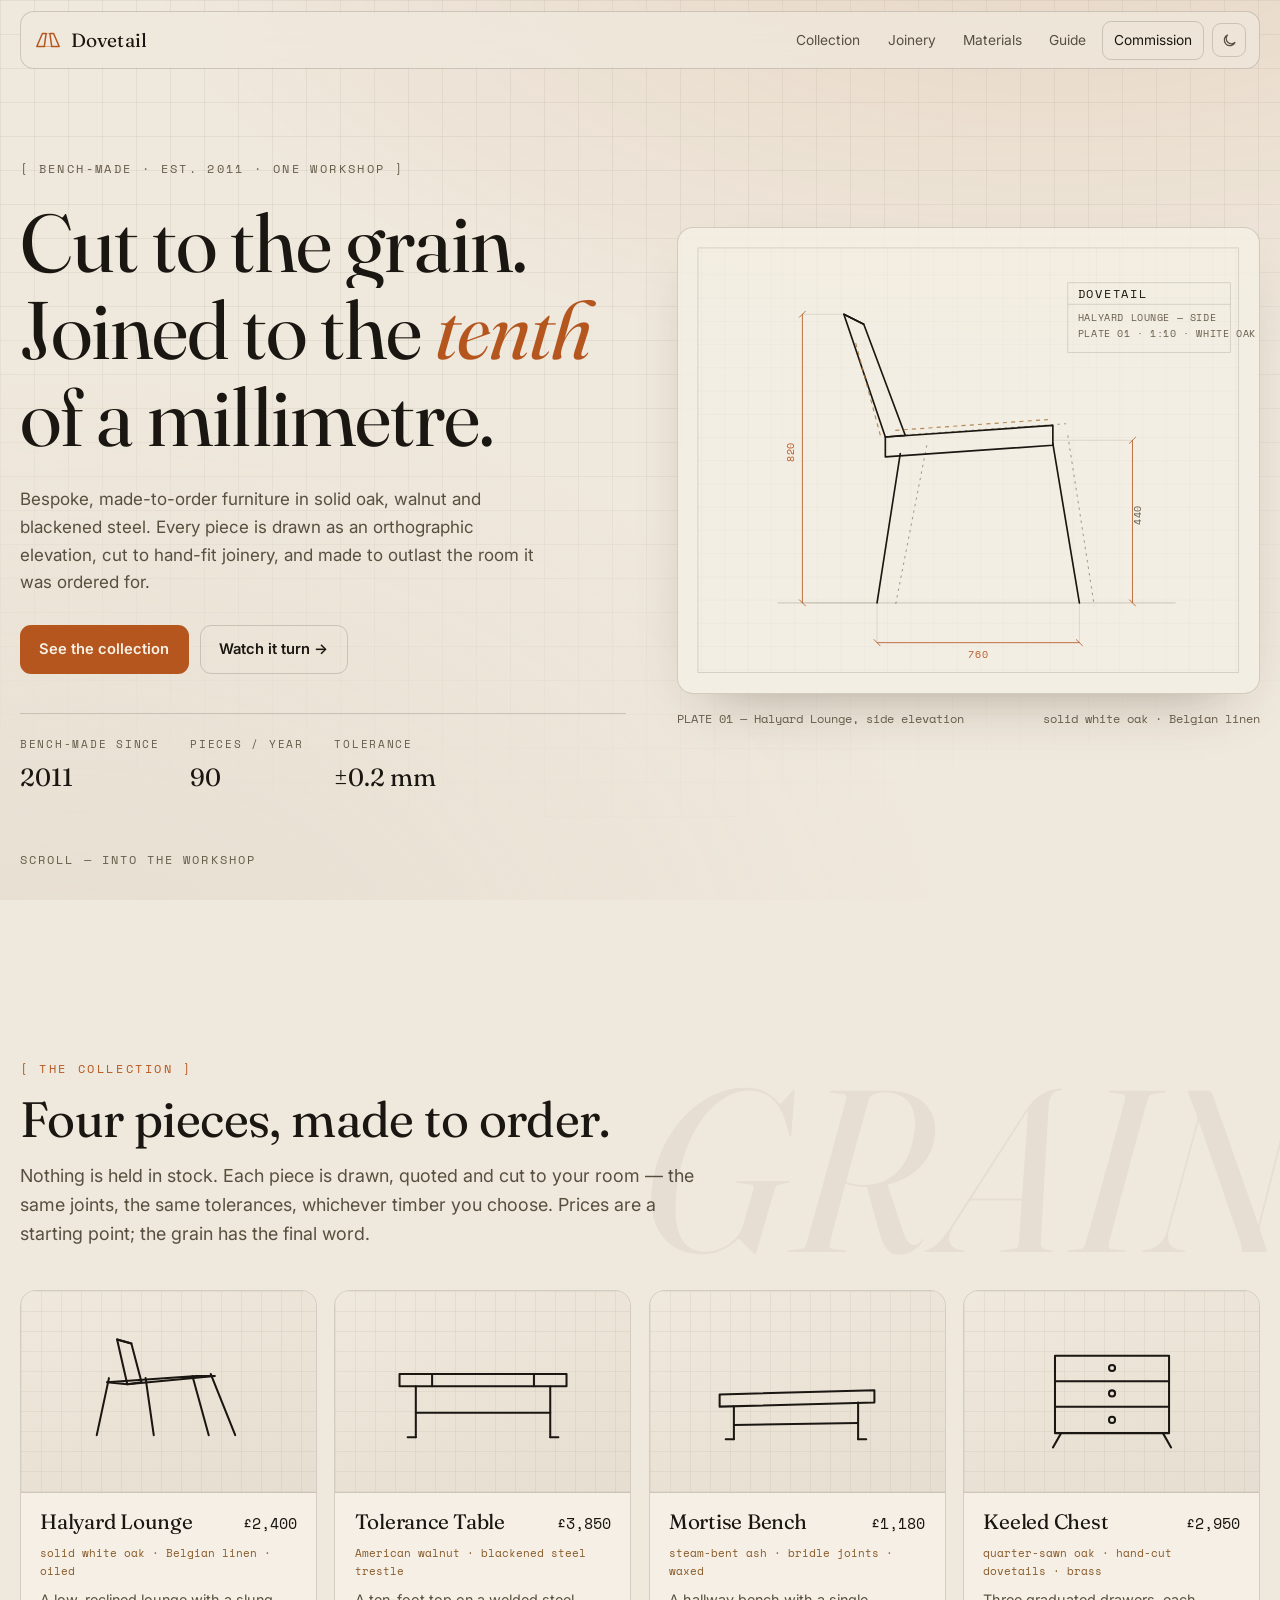
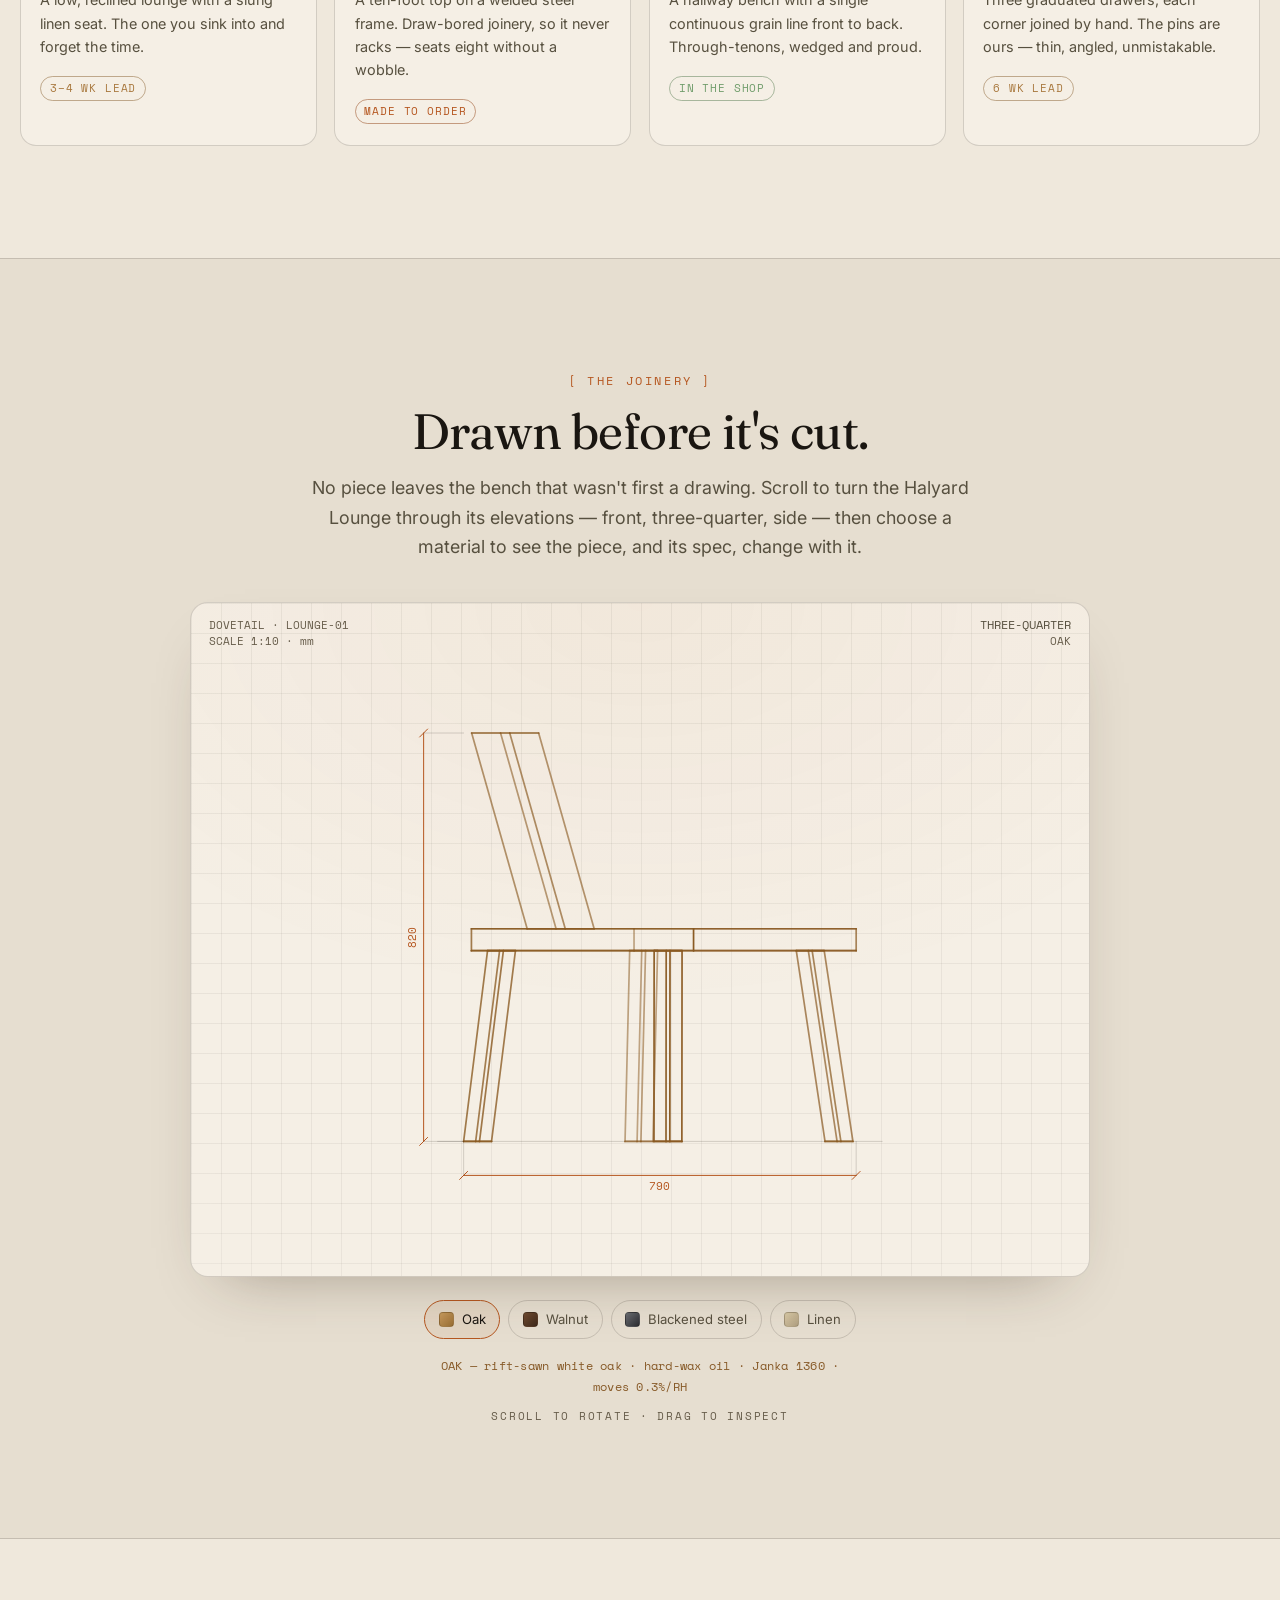
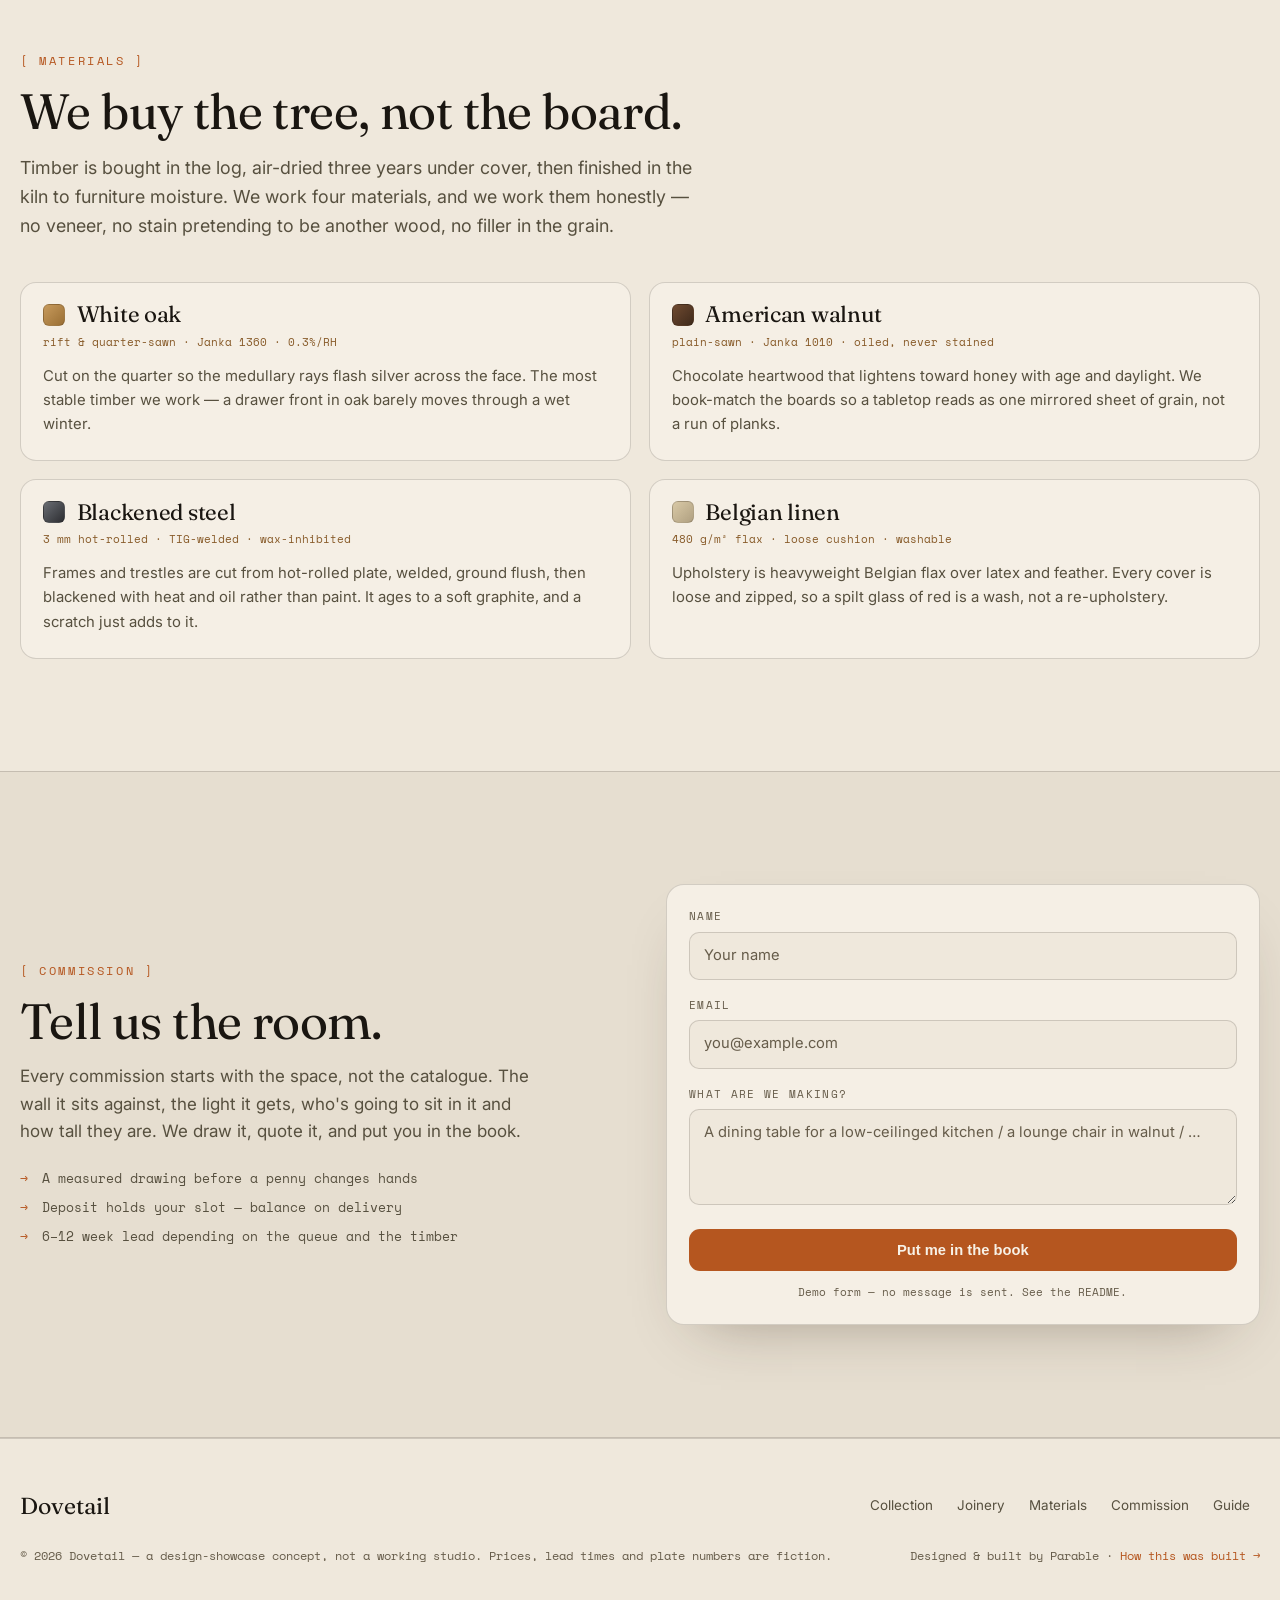
<file: index.html>
<!doctype html>
<html lang="en" data-theme="light">
<head>
<meta charset="utf-8" />
<meta name="viewport" content="width=device-width, initial-scale=1" />
<script>
  document.documentElement.classList.add('js');
  try { var t = localStorage.getItem('dovetail-theme'); if (t) document.documentElement.dataset.theme = t; } catch (e) {}
</script>
<title>Dovetail — bench-made furniture &amp; industrial design</title>
<meta name="description" content="Dovetail is a one-workshop furniture studio making bespoke, made-to-order pieces in solid oak, walnut and blackened steel. Every piece drawn as an orthographic elevation and cut to hand-fit joinery." />
<meta name="theme-color" content="#efe8dc" />
<meta name="color-scheme" content="light dark" />
<meta property="og:title" content="Dovetail — bench-made furniture &amp; industrial design" />
<meta property="og:description" content="Bespoke furniture in solid oak, walnut and blackened steel. Drawn to the tenth of a millimetre, joined by hand, made to outlast the room." />
<link rel="preconnect" href="https://fonts.googleapis.com" />
<link rel="preconnect" href="https://fonts.gstatic.com" crossorigin />
<link href="https://fonts.googleapis.com/css2?family=Fraunces:opsz,wght@9..144,400;9..144,500&family=Inter:wght@400;500;600&family=Space+Mono:wght@400;700&display=swap" rel="stylesheet" />
<link rel="stylesheet" href="./styles.css" />
</head>
<body>
<div class="film" aria-hidden="true"></div>
<a class="skip" href="#main">Skip to content</a>

<header class="nav">
  <a class="brand" href="./" aria-label="Dovetail home">
    <svg class="brand-mark" viewBox="0 0 30 30" aria-hidden="true" focusable="false">
      <path d="M3 22 L9 8 L13 8 L11 22 Z" fill="none" stroke="currentColor" stroke-width="1.6" stroke-linejoin="round"/>
      <path d="M27 22 L21 8 L17 8 L19 22 Z" fill="none" stroke="currentColor" stroke-width="1.6" stroke-linejoin="round"/>
      <path d="M11 22 L19 22 M11 8 L19 8" stroke="currentColor" stroke-width="1.2" opacity=".45"/>
    </svg>
    <span class="brand-word">Dovetail</span>
  </a>
  <nav class="nav-links" aria-label="Primary">
    <a href="#collection">Collection</a>
    <a href="#joinery">Joinery</a>
    <a href="#materials">Materials</a>
    <a href="./guide/">Guide</a>
    <a class="nav-cta" href="#commission">Commission</a>
    <button id="themeBtn" class="theme-btn" type="button" aria-pressed="false" aria-label="Switch to dark mode" title="Toggle light / dark">
      <svg class="ico-sun" viewBox="0 0 24 24" aria-hidden="true"><circle cx="12" cy="12" r="4.5"/><g stroke-linecap="round"><path d="M12 2v3M12 19v3M2 12h3M19 12h3M4.9 4.9l2.1 2.1M17 17l2.1 2.1M19.1 4.9L17 7M7 17l-2.1 2.1"/></g></svg>
      <svg class="ico-moon" viewBox="0 0 24 24" aria-hidden="true"><path d="M20 14.5A8 8 0 1 1 9.5 4a6.5 6.5 0 0 0 10.5 10.5Z"/></svg>
    </button>
  </nav>
</header>

<main id="main">

  <!-- ============ hero — the piece (orthographic blueprint) ============ -->
  <section class="hero" aria-labelledby="hero-title">
    <div class="hero-grid">
      <div class="hero-copy">
        <p class="eyebrow mono">[ Bench-made · Est. 2011 · one workshop ]</p>
        <h1 id="hero-title" class="hero-title">
          <span class="line"><span>Cut to the grain.</span></span>
          <span class="line"><span>Joined to the <em>tenth</em></span></span>
          <span class="line"><span>of a millimetre.</span></span>
        </h1>
        <p class="hero-sub">Bespoke, made-to-order furniture in solid oak, walnut and blackened steel.
          Every piece is drawn as an orthographic elevation, cut to hand-fit joinery, and made to
          outlast the room it was ordered for.</p>
        <div class="hero-actions">
          <a class="btn btn-primary" href="#collection">See the collection</a>
          <a class="btn btn-ghost" href="#joinery">Watch it turn →</a>
        </div>
        <dl class="hero-facts">
          <div><dt class="mono">Bench-made since</dt><dd>2011</dd></div>
          <div><dt class="mono">Pieces / year</dt><dd><span class="c-num" data-to="90">0</span></dd></div>
          <div><dt class="mono">Tolerance</dt><dd>±0.2&thinsp;mm</dd></div>
        </dl>
      </div>

      <figure class="hero-fig">
        <svg class="blueprint" viewBox="0 0 700 560" role="img" aria-labelledby="bp-title bp-desc" preserveAspectRatio="xMidYMid meet">
          <title id="bp-title">Orthographic side-elevation drawing of the Halyard Lounge chair</title>
          <desc id="bp-desc">A draughtsman's line drawing of a mid-century lounge chair in white oak, dimensioned in millimetres on a blueprint grid.</desc>
          <defs>
            <pattern id="bpGrid" width="28" height="28" patternUnits="userSpaceOnUse">
              <path d="M28 0 L0 0 0 28" fill="none" stroke="var(--grid)" stroke-width="1"/>
            </pattern>
          </defs>
          <rect class="bp-frame" x="24" y="24" width="652" height="512" fill="url(#bpGrid)" stroke="var(--line)" stroke-width="1"/>

          <!-- ground -->
          <line class="bp-ground" x1="120" y1="452" x2="600" y2="452"/>

          <!-- far side (hidden lines, drawn behind) -->
          <g class="bp-hidden" aria-hidden="true">
            <path d="M300 262 L262 456"/>            <!-- far back leg -->
            <path d="M470 250 L502 456"/>            <!-- far front leg -->
            <path d="M266 250 L468 236"/>            <!-- far seat top edge -->
          </g>

          <!-- chair — near side elevation (all stroke, no fill) -->
          <g class="bp" aria-hidden="true">
            <!-- seat slab -->
            <path d="M250 252 L452 238 L452 262 L250 276 Z"/>
            <!-- reclined back slab -->
            <path d="M250 252 L200 104 L224 116 L274 250 Z"/>
            <path d="M200 104 L224 116"/>
            <!-- near legs -->
            <path d="M268 272 L240 452"/>            <!-- back leg -->
            <path d="M452 260 L484 452"/>            <!-- front leg -->
            <!-- seat / back cushion (upholstery, dashed) -->
          </g>
          <g class="bp-soft" aria-hidden="true">
            <path d="M262 244 L446 231"/>            <!-- seat cushion -->
            <path d="M244 250 L214 138"/>            <!-- back cushion -->
          </g>

          <!-- dimension: overall height -->
          <g class="bp-dim" aria-hidden="true">
            <line x1="150" y1="452" x2="150" y2="104"/>
            <path d="M146 448 L154 456 M146 108 L154 100"/>
            <line class="bp-ext" x1="150" y1="452" x2="238" y2="452"/>
            <line class="bp-ext" x1="150" y1="104" x2="200" y2="104"/>
          </g>
          <text class="bp-txt bp-txt--accent" x="140" y="282" transform="rotate(-90 140 282)">820</text>

          <!-- dimension: overall length -->
          <g class="bp-dim" aria-hidden="true">
            <line x1="240" y1="500" x2="484" y2="500"/>
            <path d="M236 496 L244 504 M480 496 L488 504"/>
            <line class="bp-ext" x1="240" y1="452" x2="240" y2="500"/>
            <line class="bp-ext" x1="484" y1="452" x2="484" y2="500"/>
          </g>
          <text class="bp-txt bp-txt--accent" x="362" y="518" text-anchor="middle">760</text>

          <!-- dimension: seat height -->
          <g class="bp-dim" aria-hidden="true">
            <line x1="548" y1="452" x2="548" y2="256"/>
            <path d="M544 448 L552 456 M544 260 L552 252"/>
            <line class="bp-ext" x1="452" y1="256" x2="548" y2="256"/>
          </g>
          <text class="bp-txt" x="558" y="358" transform="rotate(-90 558 358)">440</text>

          <!-- title block -->
          <g class="bp-block" aria-hidden="true">
            <rect x="470" y="66" width="196" height="84" fill="none" stroke="var(--line)" stroke-width="1"/>
            <line x1="470" y1="92" x2="666" y2="92" stroke="var(--line)" stroke-width="1"/>
            <text class="bp-txt bp-txt--head" x="482" y="85">DOVETAIL</text>
            <text class="bp-txt" x="482" y="112">HALYARD LOUNGE — SIDE</text>
            <text class="bp-txt" x="482" y="132">PLATE 01 · 1:10 · WHITE OAK</text>
          </g>
        </svg>
        <figcaption class="hero-cap mono">
          <span>PLATE 01 — Halyard Lounge, side elevation</span>
          <span>solid white oak · Belgian linen</span>
        </figcaption>
      </figure>
    </div>
    <p class="hero-scroll mono" aria-hidden="true">scroll — into the workshop</p>
  </section>

  <!-- ============ the collection ============ -->
  <section id="collection" class="collection">
    <span class="wm" aria-hidden="true">GRAIN</span>
    <div class="wrap">
      <div class="sec-head">
        <p class="kicker mono reveal">[ The collection ]</p>
        <h2 class="reveal">Four pieces, made to order.</h2>
        <p class="lede reveal">Nothing is held in stock. Each piece is drawn, quoted and cut to your
          room — the same joints, the same tolerances, whichever timber you choose. Prices are a
          starting point; the grain has the final word.</p>
      </div>

      <div class="piece-grid">
        <article class="piece reveal">
          <div class="piece-art">
            <svg viewBox="0 0 220 150" aria-hidden="true" focusable="false">
              <path d="M40 118 L52 62 M96 118 L88 62 M150 118 L134 60 M176 118 L152 58"/>
              <path d="M50 66 L138 60 L156 60 L70 68 Z"/>
              <path d="M70 68 L60 24 L74 28 L84 66 Z"/>
              <path d="M60 24 L74 28"/>
            </svg>
          </div>
          <div class="piece-info">
            <div class="piece-top"><h3>Halyard Lounge</h3><span class="piece-price mono">£2,400</span></div>
            <p class="piece-spec mono">solid white oak · Belgian linen · oiled</p>
            <p class="piece-note">A low, reclined lounge with a slung linen seat. The one you sink into and forget the time.</p>
            <span class="piece-tag tag--soon mono">3–4 wk lead</span>
          </div>
        </article>

        <article class="piece reveal">
          <div class="piece-art">
            <svg viewBox="0 0 220 150" aria-hidden="true" focusable="false">
              <path d="M28 58 L192 58 L192 70 L28 70 Z"/>
              <path d="M44 70 L44 120 M176 70 L176 120"/>
              <path d="M44 120 L36 120 M176 120 L184 120"/>
              <path d="M44 96 L176 96"/>
              <path d="M60 70 L60 58 M160 70 L160 58"/>
            </svg>
          </div>
          <div class="piece-info">
            <div class="piece-top"><h3>Tolerance Table</h3><span class="piece-price mono">£3,850</span></div>
            <p class="piece-spec mono">American walnut · blackened steel trestle</p>
            <p class="piece-note">A ten-foot top on a welded steel frame. Draw-bored joinery, so it never racks — seats eight without a wobble.</p>
            <span class="piece-tag tag--low mono">made to order</span>
          </div>
        </article>

        <article class="piece reveal">
          <div class="piece-art">
            <svg viewBox="0 0 220 150" aria-hidden="true" focusable="false">
              <path d="M34 78 L186 74 L186 86 L34 90 Z"/>
              <path d="M48 90 L48 122 M170 86 L170 122"/>
              <path d="M48 122 L40 122 M170 122 L178 122"/>
              <path d="M48 108 L170 106"/>
            </svg>
          </div>
          <div class="piece-info">
            <div class="piece-top"><h3>Mortise Bench</h3><span class="piece-price mono">£1,180</span></div>
            <p class="piece-spec mono">steam-bent ash · bridle joints · waxed</p>
            <p class="piece-note">A hallway bench with a single continuous grain line front to back. Through-tenons, wedged and proud.</p>
            <span class="piece-tag tag--ok mono">in the shop</span>
          </div>
        </article>

        <article class="piece reveal">
          <div class="piece-art">
            <svg viewBox="0 0 220 150" aria-hidden="true" focusable="false">
              <path d="M54 40 L166 40 L166 116 L54 116 Z"/>
              <path d="M54 65 L166 65 M54 90 L166 90"/>
              <circle cx="110" cy="52" r="3"/><circle cx="110" cy="77" r="3"/><circle cx="110" cy="103" r="3"/>
              <path d="M60 116 L52 130 M160 116 L168 130"/>
            </svg>
          </div>
          <div class="piece-info">
            <div class="piece-top"><h3>Keeled Chest</h3><span class="piece-price mono">£2,950</span></div>
            <p class="piece-spec mono">quarter-sawn oak · hand-cut dovetails · brass</p>
            <p class="piece-note">Three graduated drawers, each corner joined by hand. The pins are ours — thin, angled, unmistakable.</p>
            <span class="piece-tag tag--soon mono">6 wk lead</span>
          </div>
        </article>
      </div>
    </div>
  </section>

  <!-- ============ the joinery — signature: rotating orthographic drawing ============ -->
  <section id="joinery" class="joinery">
    <div class="wrap">
      <div class="sec-head sec-head--center">
        <p class="kicker mono reveal">[ The joinery ]</p>
        <h2 class="reveal">Drawn before it's cut.</h2>
        <p class="lede reveal">No piece leaves the bench that wasn't first a drawing. Scroll to turn the
          Halyard Lounge through its elevations — front, three-quarter, side — then choose a material to
          see the piece, and its spec, change with it.</p>
      </div>

      <div class="draw-wrap reveal">
        <figure class="draw-stage" aria-label="Rotating orthographic drawing of the Halyard Lounge">
          <canvas id="piece" class="draw-canvas"></canvas>
          <noscript><p class="draw-noscript mono">Enable JavaScript to rotate the drawing. A static side elevation of this piece is shown in the hero above.</p></noscript>
        </figure>

        <div class="draw-panel">
          <div class="swatches" role="group" aria-label="Choose a material">
            <button class="swatch is-active" type="button" data-mat="oak" aria-pressed="true">
              <span class="sw-chip" data-mat="oak" aria-hidden="true"></span>Oak
            </button>
            <button class="swatch" type="button" data-mat="walnut" aria-pressed="false">
              <span class="sw-chip" data-mat="walnut" aria-hidden="true"></span>Walnut
            </button>
            <button class="swatch" type="button" data-mat="steel" aria-pressed="false">
              <span class="sw-chip" data-mat="steel" aria-hidden="true"></span>Blackened steel
            </button>
            <button class="swatch" type="button" data-mat="linen" aria-pressed="false">
              <span class="sw-chip" data-mat="linen" aria-hidden="true"></span>Linen
            </button>
          </div>
          <p class="spec-cap mono" id="specCap" aria-live="polite">OAK — rift-sawn white oak · hard-wax oil · Janka 1360 · moves 0.3%/RH</p>
          <p class="draw-hint mono" id="drawHint">scroll to rotate · drag to inspect</p>
        </div>
      </div>
    </div>
  </section>

  <!-- ============ materials — the material story ============ -->
  <section id="materials" class="materials">
    <div class="wrap">
      <div class="sec-head">
        <p class="kicker mono reveal">[ Materials ]</p>
        <h2 class="reveal">We buy the tree, not the board.</h2>
        <p class="lede reveal">Timber is bought in the log, air-dried three years under cover, then
          finished in the kiln to furniture moisture. We work four materials, and we work them honestly —
          no veneer, no stain pretending to be another wood, no filler in the grain.</p>
      </div>

      <div class="mat-grid">
        <article class="mat reveal">
          <div class="mat-head"><span class="sw-chip sw-chip--lg" data-mat="oak" aria-hidden="true"></span><h3>White oak</h3></div>
          <p class="mat-spec mono">rift &amp; quarter-sawn · Janka 1360 · 0.3%/RH</p>
          <p>Cut on the quarter so the medullary rays flash silver across the face. The most stable
            timber we work — a drawer front in oak barely moves through a wet winter.</p>
        </article>
        <article class="mat reveal">
          <div class="mat-head"><span class="sw-chip sw-chip--lg" data-mat="walnut" aria-hidden="true"></span><h3>American walnut</h3></div>
          <p class="mat-spec mono">plain-sawn · Janka 1010 · oiled, never stained</p>
          <p>Chocolate heartwood that lightens toward honey with age and daylight. We book-match the
            boards so a tabletop reads as one mirrored sheet of grain, not a run of planks.</p>
        </article>
        <article class="mat reveal">
          <div class="mat-head"><span class="sw-chip sw-chip--lg" data-mat="steel" aria-hidden="true"></span><h3>Blackened steel</h3></div>
          <p class="mat-spec mono">3 mm hot-rolled · TIG-welded · wax-inhibited</p>
          <p>Frames and trestles are cut from hot-rolled plate, welded, ground flush, then blackened
            with heat and oil rather than paint. It ages to a soft graphite, and a scratch just adds to it.</p>
        </article>
        <article class="mat reveal">
          <div class="mat-head"><span class="sw-chip sw-chip--lg" data-mat="linen" aria-hidden="true"></span><h3>Belgian linen</h3></div>
          <p class="mat-spec mono">480 g/m² flax · loose cushion · washable</p>
          <p>Upholstery is heavyweight Belgian flax over latex and feather. Every cover is loose and
            zipped, so a spilt glass of red is a wash, not a re-upholstery.</p>
        </article>
      </div>
    </div>
  </section>

  <!-- ============ commission ============ -->
  <section id="commission" class="commission">
    <div class="wrap comm-grid">
      <div class="comm-info">
        <p class="kicker kicker--rust mono reveal">[ Commission ]</p>
        <h2 class="reveal">Tell us the room.</h2>
        <p class="comm-sub reveal">Every commission starts with the space, not the catalogue. The wall
          it sits against, the light it gets, who's going to sit in it and how tall they are. We draw it,
          quote it, and put you in the book.</p>
        <ul class="comm-list mono">
          <li>A measured drawing before a penny changes hands</li>
          <li>Deposit holds your slot — balance on delivery</li>
          <li>6–12 week lead depending on the queue and the timber</li>
        </ul>
      </div>
      <div class="comm-form reveal" aria-live="polite">
        <form id="commForm" novalidate>
          <div class="field">
            <label class="mono" for="cName">Name</label>
            <input id="cName" name="name" type="text" required autocomplete="name" placeholder="Your name" />
          </div>
          <div class="field">
            <label class="mono" for="cEmail">Email</label>
            <input id="cEmail" name="email" type="email" required autocomplete="email" placeholder="you@example.com" />
          </div>
          <div class="field">
            <label class="mono" for="cWhat">What are we making?</label>
            <textarea id="cWhat" name="what" rows="3" placeholder="A dining table for a low-ceilinged kitchen / a lounge chair in walnut / …"></textarea>
          </div>
          <button class="btn btn-primary btn-block" type="submit">Put me in the book</button>
          <p class="comm-fine mono" id="commFine">Demo form — no message is sent. See the README.</p>
        </form>
      </div>
    </div>
  </section>

</main>

<footer class="footer">
  <div class="wrap foot-top">
    <span class="foot-brand">Dovetail</span>
    <nav class="foot-links" aria-label="Footer">
      <a href="#collection">Collection</a><a href="#joinery">Joinery</a><a href="#materials">Materials</a><a href="#commission">Commission</a><a href="./guide/">Guide</a>
    </nav>
  </div>
  <div class="wrap foot-bottom mono">
    <span>© 2026 Dovetail — a design-showcase concept, not a working studio. Prices, lead times and plate numbers are fiction.</span>
    <span>Designed &amp; built by Parable · <a href="./guide/">How this was built →</a></span>
  </div>
</footer>

<script src="./main.js" defer></script>
</body>
</html>
</file>
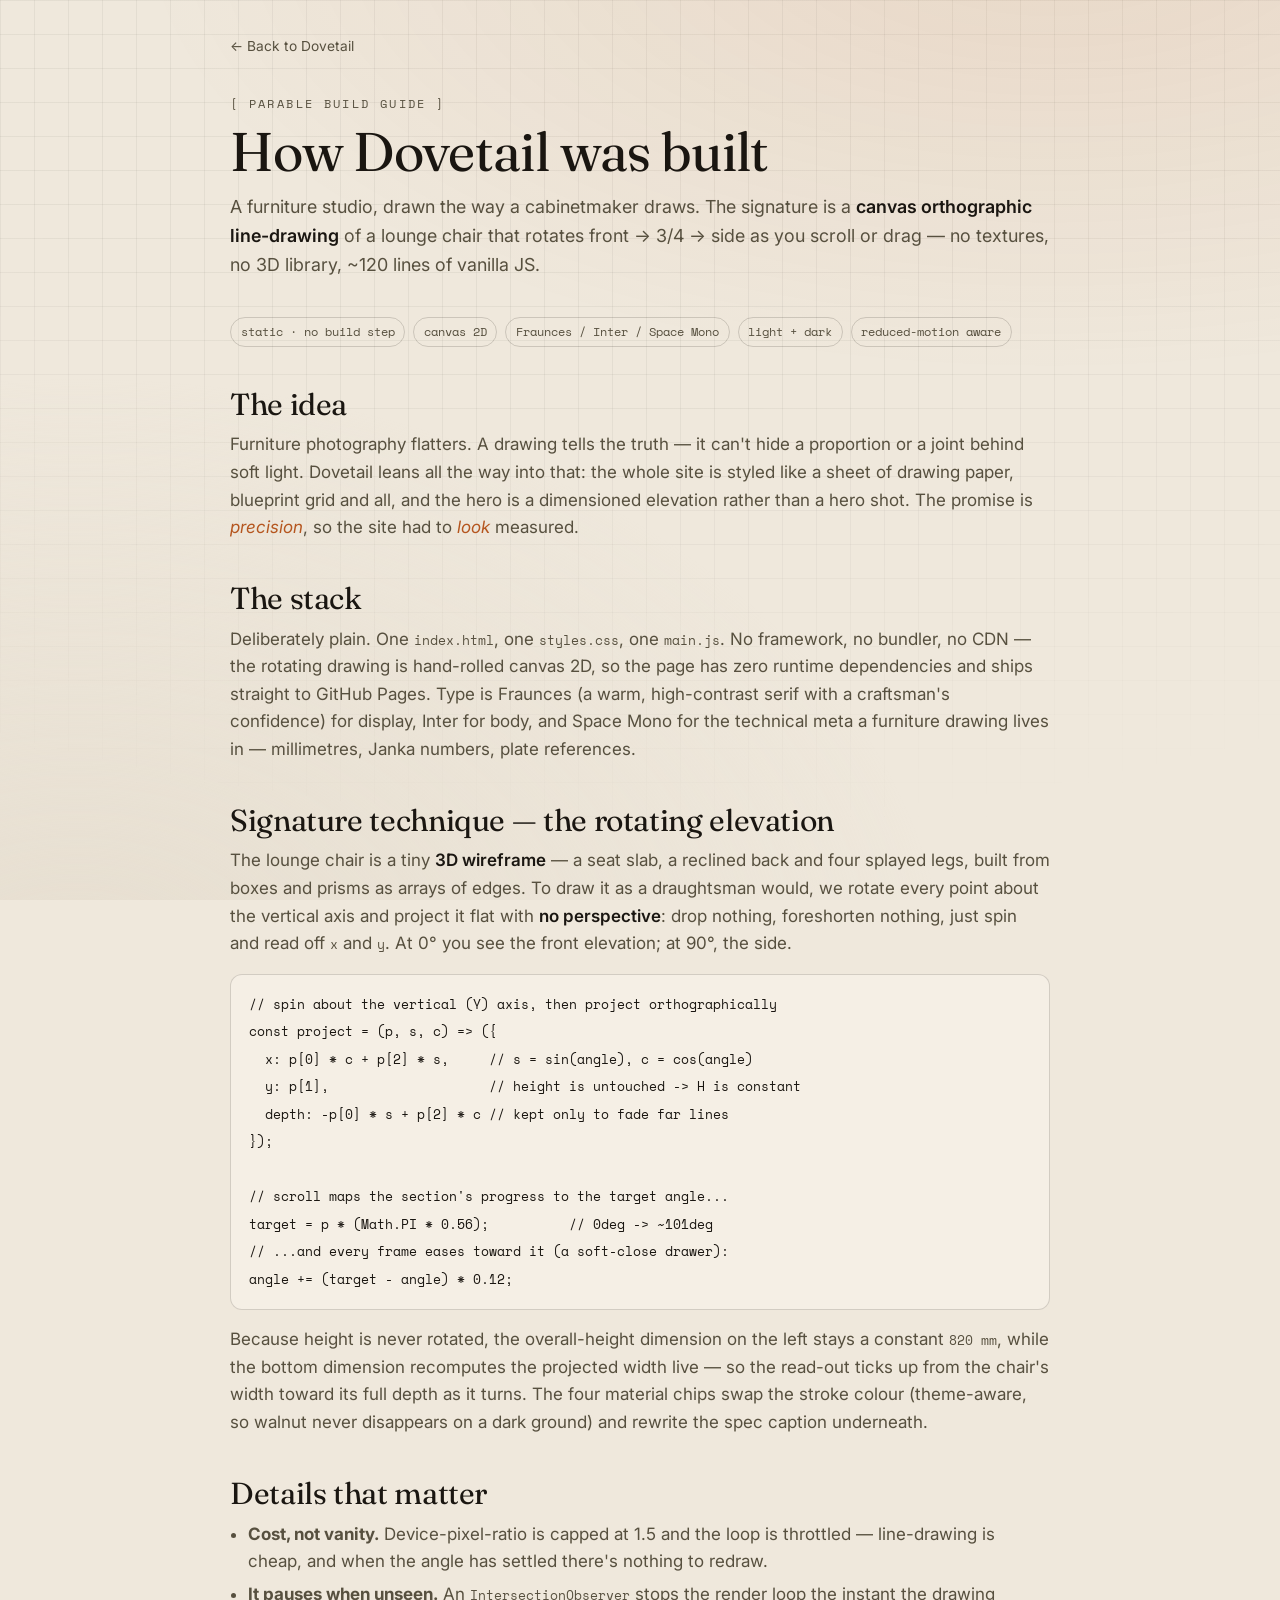
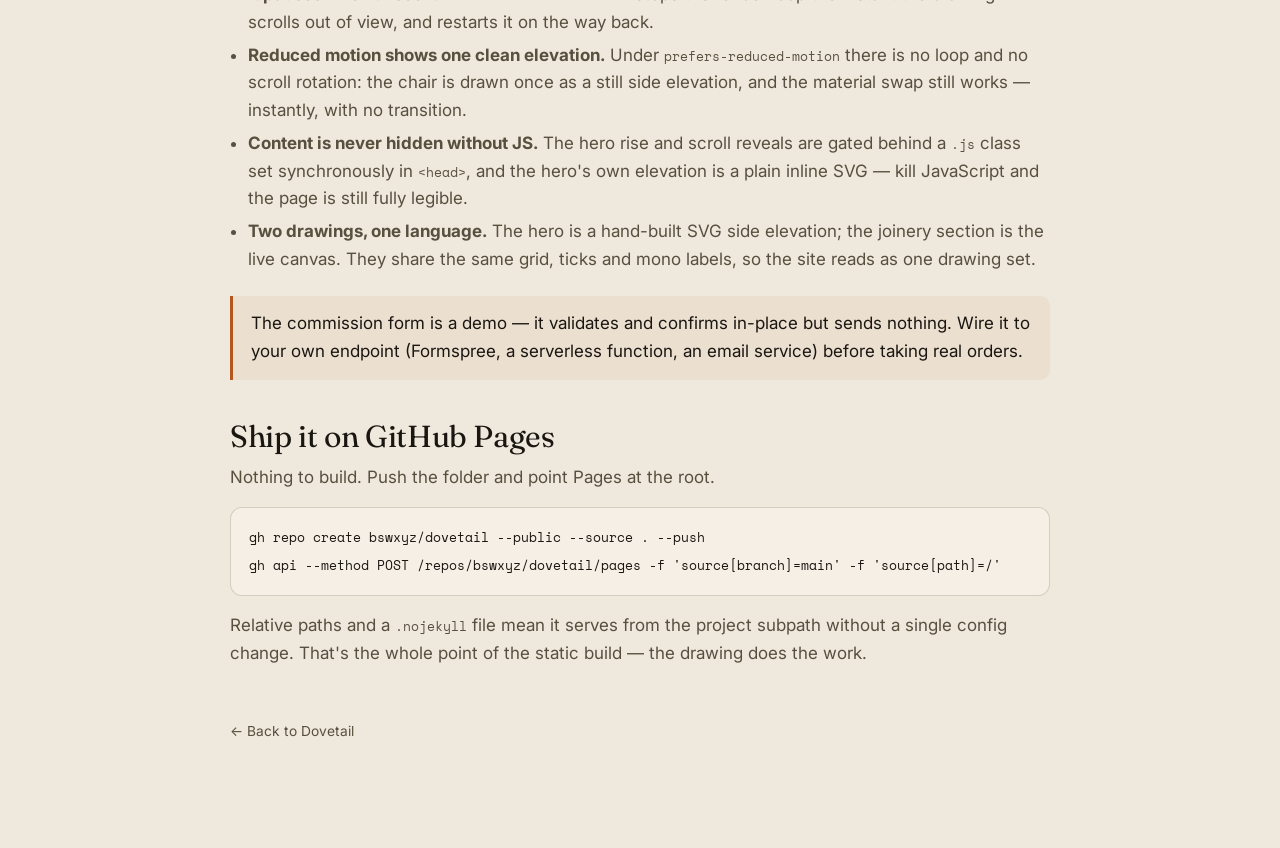
<file: guide/index.html>
<!doctype html>
<html lang="en" data-theme="light">
<head>
<meta charset="utf-8" />
<meta name="viewport" content="width=device-width, initial-scale=1" />
<script>
  document.documentElement.classList.add('js');
  try { var t = localStorage.getItem('dovetail-theme'); if (t) document.documentElement.dataset.theme = t; } catch (e) {}
</script>
<title>How Dovetail was built — Parable build guide</title>
<meta name="description" content="A build guide for Dovetail: the idea, the stack, the canvas orthographic rotating drawing with material-swatch swap, the details that matter, and how to ship it on GitHub Pages." />
<meta name="robots" content="index,follow" />
<link rel="preconnect" href="https://fonts.googleapis.com" />
<link rel="preconnect" href="https://fonts.gstatic.com" crossorigin />
<link href="https://fonts.googleapis.com/css2?family=Fraunces:opsz,wght@9..144,400;9..144,500&family=Inter:wght@400;500;600&family=Space+Mono:wght@400;700&display=swap" rel="stylesheet" />
<link rel="stylesheet" href="../styles.css" />
<style>
  .doc { width: min(100% - 2.4rem, 820px); margin: 2rem auto 5rem; position: relative; z-index: 1; }
  .doc-back { display: inline-flex; align-items: center; gap: .4rem; color: var(--dim); text-decoration: none; font-size: .86rem; margin-bottom: 1.6rem; }
  .doc-back:hover { color: var(--ink); }
  .doc h1 { font-size: clamp(2.2rem, 5vw, 3.4rem); margin: .4rem 0 .3rem; }
  .doc .lede { margin-bottom: 2.4rem; }
  .doc h2 { font-size: clamp(1.4rem, 3vw, 1.9rem); margin: 2.6rem 0 .6rem; }
  .doc p { color: var(--dim); margin: .7rem 0; }
  .doc p strong { color: var(--ink); font-weight: 600; }
  .doc ul { color: var(--dim); padding-left: 1.1rem; margin: .7rem 0; }
  .doc li { margin: .35rem 0; }
  .doc a.inl { color: var(--accent); }
  pre { background: var(--panel); border: 1px solid var(--line); border-radius: 12px; padding: 1rem 1.1rem; overflow-x: auto; margin: 1rem 0; }
  code { font-family: var(--font-m); font-size: .82rem; }
  pre code { color: var(--ink); line-height: 1.6; }
  .tag-row { display: flex; flex-wrap: wrap; gap: .5rem; margin: 1.2rem 0; }
  .tag-row span { font-family: var(--font-m); font-size: .72rem; padding: .3rem .6rem; border: 1px solid var(--line); border-radius: 999px; color: var(--dim); }
  .callout { border-left: 3px solid var(--accent); background: color-mix(in oklab, var(--accent) 6%, transparent); padding: .9rem 1.1rem; border-radius: 0 10px 10px 0; margin: 1.4rem 0; }
  .callout p { margin: 0; color: var(--ink); }
</style>
</head>
<body>
<div class="film" aria-hidden="true"></div>
<main class="doc">
  <a class="doc-back" href="../">← Back to Dovetail</a>
  <p class="eyebrow mono">[ Parable build guide ]</p>
  <h1>How Dovetail was built</h1>
  <p class="lede">A furniture studio, drawn the way a cabinetmaker draws. The signature is a
    <strong>canvas orthographic line-drawing</strong> of a lounge chair that rotates front → 3/4 →
    side as you scroll or drag — no textures, no 3D library, ~120 lines of vanilla JS.</p>

  <div class="tag-row">
    <span>static · no build step</span><span>canvas 2D</span><span>Fraunces / Inter / Space Mono</span><span>light + dark</span><span>reduced-motion aware</span>
  </div>

  <h2>The idea</h2>
  <p>Furniture photography flatters. A drawing tells the truth — it can't hide a proportion or a joint
    behind soft light. Dovetail leans all the way into that: the whole site is styled like a sheet of
    drawing paper, blueprint grid and all, and the hero is a dimensioned elevation rather than a hero
    shot. The promise is <em>precision</em>, so the site had to <em>look</em> measured.</p>

  <h2>The stack</h2>
  <p>Deliberately plain. One <code>index.html</code>, one <code>styles.css</code>, one
    <code>main.js</code>. No framework, no bundler, no CDN — the rotating drawing is hand-rolled canvas
    2D, so the page has zero runtime dependencies and ships straight to GitHub Pages. Type is Fraunces
    (a warm, high-contrast serif with a craftsman's confidence) for display, Inter for body, and
    Space&nbsp;Mono for the technical meta a furniture drawing lives in — millimetres, Janka numbers,
    plate references.</p>

  <h2>Signature technique — the rotating elevation</h2>
  <p>The lounge chair is a tiny <strong>3D wireframe</strong> — a seat slab, a reclined back and four
    splayed legs, built from boxes and prisms as arrays of edges. To draw it as a draughtsman would, we
    rotate every point about the vertical axis and project it flat with <strong>no perspective</strong>:
    drop nothing, foreshorten nothing, just spin and read off <code>x</code> and <code>y</code>. At 0°
    you see the front elevation; at 90°, the side.</p>
  <pre><code>// spin about the vertical (Y) axis, then project orthographically
const project = (p, s, c) =&gt; ({
  x: p[0] * c + p[2] * s,     // s = sin(angle), c = cos(angle)
  y: p[1],                    // height is untouched -> H is constant
  depth: -p[0] * s + p[2] * c // kept only to fade far lines
});

// scroll maps the section's progress to the target angle...
target = p * (Math.PI * 0.56);          // 0deg -> ~101deg
// ...and every frame eases toward it (a soft-close drawer):
angle += (target - angle) * 0.12;</code></pre>
  <p>Because height is never rotated, the overall-height dimension on the left stays a constant
    <code>820&nbsp;mm</code>, while the bottom dimension recomputes the projected width live — so the
    read-out ticks up from the chair's width toward its full depth as it turns. The four material chips
    swap the stroke colour (theme-aware, so walnut never disappears on a dark ground) and rewrite the
    spec caption underneath.</p>

  <h2>Details that matter</h2>
  <ul>
    <li><strong>Cost, not vanity.</strong> Device-pixel-ratio is capped at 1.5 and the loop is throttled
      — line-drawing is cheap, and when the angle has settled there's nothing to redraw.</li>
    <li><strong>It pauses when unseen.</strong> An <code>IntersectionObserver</code> stops the render
      loop the instant the drawing scrolls out of view, and restarts it on the way back.</li>
    <li><strong>Reduced motion shows one clean elevation.</strong> Under <code>prefers-reduced-motion</code>
      there is no loop and no scroll rotation: the chair is drawn once as a still side elevation, and the
      material swap still works — instantly, with no transition.</li>
    <li><strong>Content is never hidden without JS.</strong> The hero rise and scroll reveals are gated
      behind a <code>.js</code> class set synchronously in <code>&lt;head&gt;</code>, and the hero's own
      elevation is a plain inline SVG — kill JavaScript and the page is still fully legible.</li>
    <li><strong>Two drawings, one language.</strong> The hero is a hand-built SVG side elevation; the
      joinery section is the live canvas. They share the same grid, ticks and mono labels, so the site
      reads as one drawing set.</li>
  </ul>

  <div class="callout"><p>The commission form is a demo — it validates and confirms in-place but sends
    nothing. Wire it to your own endpoint (Formspree, a serverless function, an email service) before
    taking real orders.</p></div>

  <h2>Ship it on GitHub Pages</h2>
  <p>Nothing to build. Push the folder and point Pages at the root.</p>
  <pre><code>gh repo create bswxyz/dovetail --public --source . --push
gh api --method POST /repos/bswxyz/dovetail/pages -f 'source[branch]=main' -f 'source[path]=/'</code></pre>
  <p>Relative paths and a <code>.nojekyll</code> file mean it serves from the project subpath without a
    single config change. That's the whole point of the static build — the drawing does the work.</p>

  <a class="doc-back" href="../" style="margin-top:2.6rem">← Back to Dovetail</a>
</main>
</body>
</html>
</file>
<file: styles.css>
/* ============================================================
   DOVETAIL — bench-made furniture & industrial design
   Light = bone paper (default); dark = oiled oak. Tokens flip
   on :root[data-theme]. The signature is an orthographic
   line-drawing that rotates on scroll/drag (main.js, canvas).
   ============================================================ */

:root {
  --max: 1240px;
  --ease: cubic-bezier(.2, .85, .24, 1);        /* "the drawer glide" — a soft-close settle */
  --ease-snap: cubic-bezier(.22, 1, .3, 1);
  --rust: #b5561f;
  --oak: #a9793f;
  --font-d: "Fraunces", Georgia, serif;
  --font-b: "Inter", system-ui, sans-serif;
  --font-m: "Space Mono", ui-monospace, monospace;
}

/* ---- light: bone paper (default) ---- */
:root[data-theme="light"] {
  --bg: #efe8dc;
  --bg-2: #e6ded0;
  --panel: #f5efe5;
  --ink: #1a1611;
  --dim: #57503f;
  --faint: #665c4a;                              /* AA on --bg (5.40:1) & --panel (5.75:1) */
  --line: rgba(26, 22, 17, .16);
  --line-2: rgba(26, 22, 17, .07);
  --accent: #b5561f;
  --accent-2: #a9793f;                           /* decorative oak: blueprint stroke, hover borders */
  --spec: #875a28;                               /* darker oak for small spec text — AA (4.89/5.21:1) */
  --grid: rgba(26, 22, 17, .055);
  --shadow: 0 26px 60px -34px rgba(52, 36, 18, .42);
  --btn-ink: #f7f1e6;
}
/* ---- dark: oiled oak ---- */
:root[data-theme="dark"] {
  --bg: #1a1611;
  --bg-2: #211b14;
  --panel: #241d16;
  --ink: #efe8dc;
  --dim: #b4a894;
  --faint: #9d9079;                              /* AA on --bg (5.74:1) & --panel (5.31:1) */
  --line: rgba(239, 232, 220, .14);
  --line-2: rgba(239, 232, 220, .06);
  --accent: #c96a2c;
  --accent-2: #c0904f;
  --spec: #c0904f;                               /* spec text — already AA in dark (6.29/5.82:1) */
  --grid: rgba(239, 232, 220, .05);
  --shadow: 0 26px 60px -30px rgba(0, 0, 0, .72);
  --btn-ink: #1a1206;
}

* { box-sizing: border-box; }
html { scroll-behavior: smooth; -webkit-text-size-adjust: 100%; }
@media (prefers-reduced-motion: reduce) { html { scroll-behavior: auto; } }

body {
  margin: 0;
  background: var(--bg);
  color: var(--ink);
  font-family: var(--font-b);
  font-size: clamp(15px, 1vw + 13px, 17px);
  line-height: 1.62;
  -webkit-font-smoothing: antialiased;
  overflow-x: hidden;
  transition: background .5s var(--ease), color .5s var(--ease);
}

.mono { font-family: var(--font-m); font-variant-ligatures: none; }
.wrap { width: min(100% - 2.4rem, var(--max)); margin-inline: auto; }
h1, h2, h3 { font-family: var(--font-d); font-weight: 400; line-height: 1.03; margin: 0; letter-spacing: -.012em; }
em { font-style: italic; color: var(--accent); }
a { color: inherit; }

/* ---------- layered fixed background: a blueprint grid + warm glow ---------- */
.film {
  position: fixed; inset: 0; z-index: 0; pointer-events: none;
  background:
    radial-gradient(130% 90% at 82% -8%, color-mix(in oklab, var(--accent) 11%, transparent), transparent 55%),
    radial-gradient(100% 100% at 6% 110%, var(--bg-2), transparent 68%);
}
.film::after {
  content: ""; position: absolute; inset: 0;
  background-image:
    linear-gradient(var(--grid) 1px, transparent 1px),
    linear-gradient(90deg, var(--grid) 1px, transparent 1px);
  background-size: 34px 34px;
  mask-image: radial-gradient(130% 105% at 50% 0%, #000 42%, transparent 92%);
  -webkit-mask-image: radial-gradient(130% 105% at 50% 0%, #000 42%, transparent 92%);
  opacity: .9;
}

.skip {
  position: absolute; left: -999px; top: 8px; z-index: 100;
  background: var(--accent); color: var(--btn-ink); padding: .5rem .9rem; border-radius: 8px; font-weight: 600;
}
.skip:focus { left: 12px; }

:where(a, button, input, textarea):focus-visible {
  outline: 2px solid var(--accent); outline-offset: 3px; border-radius: 4px;
}

/* ---------- nav ---------- */
.nav {
  position: sticky; top: 0; z-index: 20;
  display: flex; align-items: center; justify-content: space-between; gap: 1rem;
  width: min(100% - 2.4rem, var(--max)); margin: .7rem auto 0;
  padding: .55rem .8rem; border: 1px solid var(--line); border-radius: 14px;
  background: color-mix(in oklab, var(--bg) 74%, transparent);
  backdrop-filter: blur(12px); -webkit-backdrop-filter: blur(12px);
}
.brand { display: inline-flex; align-items: center; gap: .55rem; text-decoration: none; font-family: var(--font-d); font-size: 1.2rem; letter-spacing: .01em; }
.brand-mark { width: 28px; height: 28px; color: var(--accent); }
.nav-links { display: flex; align-items: center; gap: .3rem; }
.nav-links a { text-decoration: none; color: var(--dim); font-size: .86rem; padding: .45rem .7rem; border-radius: 9px; transition: color .25s, background .25s; }
.nav-links a:hover { color: var(--ink); background: var(--line-2); }
.nav-cta { color: var(--ink) !important; border: 1px solid var(--line); }
.nav-cta:hover { background: var(--accent) !important; color: var(--btn-ink) !important; border-color: transparent; }
@media (max-width: 820px) { .nav-links a:not(.nav-cta) { display: none; } }

.theme-btn {
  display: inline-grid; place-items: center; width: 34px; height: 34px; margin-left: .2rem;
  border: 1px solid var(--line); border-radius: 9px; background: transparent; color: var(--dim); cursor: pointer;
  transition: color .25s, border-color .25s, transform .2s;
}
.theme-btn:hover { color: var(--ink); border-color: var(--accent); }
.theme-btn:active { transform: scale(.92); }
.theme-btn svg { width: 17px; height: 17px; fill: none; stroke: currentColor; stroke-width: 1.7; }
:root[data-theme="dark"] .ico-sun { display: block; }
:root[data-theme="dark"] .ico-moon { display: none; }
:root[data-theme="light"] .ico-sun { display: none; }
:root[data-theme="light"] .ico-moon { display: block; }

/* ---------- buttons ---------- */
.btn {
  display: inline-flex; align-items: center; gap: .4rem; text-decoration: none;
  padding: .72rem 1.15rem; border-radius: 11px; font-weight: 600; font-size: .92rem;
  border: 1px solid transparent; cursor: pointer;
  transition: transform .2s var(--ease-snap), background .25s, border-color .25s, color .25s, box-shadow .25s;
}
.btn-primary { background: var(--accent); color: var(--btn-ink); }
.btn-primary:hover { transform: translateY(-2px); box-shadow: 0 12px 26px -14px var(--accent); }
.btn-ghost { border-color: var(--line); color: var(--ink); }
.btn-ghost:hover { border-color: var(--accent); color: var(--accent); }
.btn-block { width: 100%; justify-content: center; }

/* ---------- section scaffolding ---------- */
main { position: relative; z-index: 1; }
section { position: relative; }
.sec-head { max-width: 62ch; margin-bottom: 2.6rem; }
.sec-head--center { max-width: 60ch; margin-inline: auto; text-align: center; }
.kicker { color: var(--accent); font-size: .74rem; letter-spacing: .22em; text-transform: uppercase; margin: 0 0 1rem; }
.eyebrow { color: var(--faint); font-size: .74rem; letter-spacing: .2em; text-transform: uppercase; margin: 0 0 1.4rem; }
h2 { font-size: clamp(2rem, 4vw, 3.1rem); }
.lede { color: var(--dim); font-size: clamp(1rem, 1.4vw, 1.14rem); margin: 1rem 0 0; }
.sec-head--center .lede { margin-inline: auto; }
.wm {
  position: absolute; top: 4%; right: -1%; z-index: 0; pointer-events: none; user-select: none;
  font-family: var(--font-d); font-style: italic; font-size: clamp(5rem, 18vw, 15rem); color: var(--ink); opacity: .04; letter-spacing: .02em;
}

/* ---------- hero ---------- */
.hero { padding: clamp(3rem, 7vw, 6rem) 0 clamp(3rem, 6vw, 5rem); width: min(100% - 2.4rem, var(--max)); margin-inline: auto; }
.hero-grid { display: grid; grid-template-columns: 1.02fr .98fr; gap: clamp(1.5rem, 4vw, 3.4rem); align-items: center; }
@media (max-width: 940px) { .hero-grid { grid-template-columns: 1fr; } }

.hero-title { font-size: clamp(2.6rem, 7vw, 5.1rem); margin: .2rem 0 0; }
.hero-title .line { display: block; overflow: hidden; padding-bottom: .04em; }
.hero-title .line > span { display: block; }
.js .hero-title .line > span { transform: translateY(110%); }
.js .hero.loaded .hero-title .line > span { animation: rise 1s var(--ease) forwards; }
.js .hero.loaded .hero-title .line:nth-child(2) > span { animation-delay: .1s; }
.js .hero.loaded .hero-title .line:nth-child(3) > span { animation-delay: .2s; }
@keyframes rise { to { transform: translateY(0); } }

.hero-sub { color: var(--dim); max-width: 48ch; margin: 1.5rem 0 0; }
.hero-actions { display: flex; flex-wrap: wrap; gap: .7rem; margin: 1.8rem 0 0; }
.hero-facts { display: flex; flex-wrap: wrap; gap: 1.9rem; margin: 2.4rem 0 0; padding-top: 1.4rem; border-top: 1px solid var(--line); }
.hero-facts div { display: flex; flex-direction: column; gap: .2rem; }
.hero-facts dt { font-size: .68rem; letter-spacing: .16em; text-transform: uppercase; color: var(--faint); }
.hero-facts dd { margin: 0; font-family: var(--font-d); font-size: 1.55rem; }

/* hero blueprint figure */
.hero-fig { margin: 0; }
.blueprint {
  width: 100%; height: auto; display: block;
  background: color-mix(in oklab, var(--panel) 82%, transparent);
  border: 1px solid var(--line); border-radius: 16px; box-shadow: var(--shadow);
}
.bp { fill: none; stroke: var(--ink); stroke-width: 2; stroke-linejoin: round; stroke-linecap: round; }
.bp-soft { fill: none; stroke: var(--accent-2); stroke-width: 1.4; stroke-dasharray: 5 5; opacity: .85; }
.bp-hidden { fill: none; stroke: var(--dim); stroke-width: 1.2; stroke-dasharray: 3 5; opacity: .55; }
.bp-ground { stroke: var(--line); stroke-width: 1.4; }
.bp-dim { stroke: var(--accent); stroke-width: 1; fill: none; }
.bp-ext { stroke: var(--line); stroke-width: 1; opacity: .8; }
.bp-txt { fill: var(--faint); font-family: var(--font-m); font-size: 12px; letter-spacing: .06em; }
.bp-txt--accent { fill: var(--accent); }
.bp-txt--head { fill: var(--ink); font-size: 15px; letter-spacing: .14em; }
.hero-cap { display: flex; justify-content: space-between; gap: 1rem; margin-top: 1rem; font-size: .72rem; color: var(--faint); flex-wrap: wrap; }
.hero-scroll { margin: clamp(2rem, 5vw, 3.4rem) 0 0; font-size: .72rem; letter-spacing: .18em; text-transform: uppercase; color: var(--faint); }

/* ---------- collection ---------- */
.collection { padding: clamp(4rem, 9vw, 7rem) 0; overflow: hidden; }
.piece-grid { display: grid; grid-template-columns: repeat(4, 1fr); gap: 1.1rem; }
@media (max-width: 1040px) { .piece-grid { grid-template-columns: repeat(2, 1fr); } }
@media (max-width: 540px) { .piece-grid { grid-template-columns: 1fr; } }
.piece { border: 1px solid var(--line); border-radius: 16px; background: var(--panel); overflow: hidden; transition: transform .3s var(--ease), border-color .3s; }
.piece:hover { transform: translateY(-4px); border-color: color-mix(in oklab, var(--accent) 40%, var(--line)); }
.piece-art { aspect-ratio: 16 / 11; display: grid; place-items: center; background: linear-gradient(160deg, var(--bg), var(--bg-2)); border-bottom: 1px solid var(--line); position: relative; }
.piece-art::before {
  content: ""; position: absolute; inset: 0;
  background-image: linear-gradient(var(--grid) 1px, transparent 1px), linear-gradient(90deg, var(--grid) 1px, transparent 1px);
  background-size: 20px 20px; opacity: .8;
}
.piece-art svg { width: 76%; height: auto; position: relative; fill: none; stroke: var(--ink); stroke-width: 2; stroke-linejoin: round; stroke-linecap: round; }
.piece-info { padding: 1.1rem 1.2rem 1.3rem; }
.piece-top { display: flex; align-items: baseline; justify-content: space-between; gap: .6rem; }
.piece-top h3 { font-size: 1.3rem; }
.piece-price { font-size: .95rem; color: var(--ink); }
.piece-spec { margin: .5rem 0 .2rem; font-size: .71rem; color: var(--spec); }
.piece-note { color: var(--dim); font-size: .9rem; margin: .5rem 0 .9rem; }
.piece-tag { display: inline-block; font-size: .66rem; letter-spacing: .08em; text-transform: uppercase; padding: .2rem .55rem; border-radius: 999px; border: 1px solid var(--line); color: var(--dim); }
.tag--ok { color: #6f9c6a; border-color: color-mix(in oklab, #6f9c6a 42%, var(--line)); }
.tag--low { color: var(--accent); border-color: color-mix(in oklab, var(--accent) 42%, var(--line)); }
.tag--soon { color: var(--accent-2); border-color: color-mix(in oklab, var(--accent-2) 42%, var(--line)); }

/* ---------- joinery (signature) ---------- */
.joinery { padding: clamp(4rem, 9vw, 7rem) 0; background: var(--bg-2); border-block: 1px solid var(--line); }
.draw-wrap { max-width: 900px; margin-inline: auto; }
.draw-stage {
  position: relative; margin: 0; width: 100%; aspect-ratio: 4 / 3;
  border: 1px solid var(--line); border-radius: 18px; box-shadow: var(--shadow);
  background:
    radial-gradient(120% 100% at 50% 0%, color-mix(in oklab, var(--accent) 5%, transparent), transparent 60%),
    var(--panel);
  overflow: hidden; touch-action: pan-y;
}
.draw-stage::before {
  content: ""; position: absolute; inset: 0; pointer-events: none;
  background-image: linear-gradient(var(--grid) 1px, transparent 1px), linear-gradient(90deg, var(--grid) 1px, transparent 1px);
  background-size: 30px 30px;
  mask-image: radial-gradient(120% 110% at 50% 40%, #000 55%, transparent 100%);
  -webkit-mask-image: radial-gradient(120% 110% at 50% 40%, #000 55%, transparent 100%);
}
.draw-canvas { position: absolute; inset: 0; width: 100%; height: 100%; display: block; cursor: grab; }
.draw-canvas.is-drag { cursor: grabbing; }
.draw-noscript { position: absolute; inset: 0; display: grid; place-items: center; text-align: center; padding: 2rem; color: var(--faint); font-size: .8rem; }
.draw-panel { margin-top: 1.4rem; text-align: center; }
.swatches { display: flex; flex-wrap: wrap; justify-content: center; gap: .5rem; }
.swatch {
  display: inline-flex; align-items: center; gap: .5rem; cursor: pointer;
  padding: .5rem .85rem; border: 1px solid var(--line); border-radius: 999px;
  background: transparent; color: var(--dim); font: inherit; font-size: .82rem;
  transition: color .25s, border-color .25s, background .25s, transform .2s var(--ease-snap);
}
.swatch:hover { color: var(--ink); border-color: var(--accent-2); }
.swatch:active { transform: scale(.96); }
.swatch.is-active { color: var(--ink); border-color: var(--accent); background: color-mix(in oklab, var(--accent) 8%, transparent); }
.sw-chip { width: 15px; height: 15px; border-radius: 4px; border: 1px solid var(--line); display: inline-block; }
.sw-chip--lg { width: 22px; height: 22px; border-radius: 6px; }
.sw-chip[data-mat="oak"]    { background: linear-gradient(135deg, #c79a5c, #9a6f34); }
.sw-chip[data-mat="walnut"] { background: linear-gradient(135deg, #6f4a30, #3f2a1b); }
.sw-chip[data-mat="steel"]  { background: linear-gradient(135deg, #6a6d73, #2c2d31); }
.sw-chip[data-mat="linen"]  { background: linear-gradient(135deg, #d9c9a6, #b0a081); }
.spec-cap { margin: 1.1rem auto 0; max-width: 60ch; font-size: .78rem; color: var(--spec); letter-spacing: .02em; transition: color .3s var(--ease); }
.draw-hint { margin: .7rem 0 0; font-size: .68rem; letter-spacing: .16em; text-transform: uppercase; color: var(--faint); }

/* ---------- materials ---------- */
.materials { padding: clamp(4rem, 9vw, 7rem) 0; }
.mat-grid { display: grid; grid-template-columns: repeat(2, 1fr); gap: 1.1rem; }
@media (max-width: 720px) { .mat-grid { grid-template-columns: 1fr; } }
.mat { border: 1px solid var(--line); border-radius: 16px; background: var(--panel); padding: 1.3rem 1.4rem 1.5rem; transition: border-color .3s; }
.mat:hover { border-color: color-mix(in oklab, var(--accent-2) 40%, var(--line)); }
.mat-head { display: flex; align-items: center; gap: .7rem; margin-bottom: .4rem; }
.mat-head h3 { font-size: 1.4rem; }
.mat-spec { font-size: .71rem; color: var(--spec); margin: .2rem 0 .8rem; }
.mat p:last-child { color: var(--dim); margin: 0; font-size: .93rem; }

/* ---------- commission ---------- */
.commission { padding: clamp(4rem, 9vw, 7rem) 0; background: var(--bg-2); border-block: 1px solid var(--line); }
.comm-grid { display: grid; grid-template-columns: 1fr 1fr; gap: clamp(1.6rem, 4vw, 3.4rem); align-items: center; }
@media (max-width: 860px) { .comm-grid { grid-template-columns: 1fr; } }
.kicker--rust { color: var(--accent); }
.comm-sub { color: var(--dim); margin: 1rem 0 1.4rem; max-width: 48ch; }
.comm-list { list-style: none; margin: 0; padding: 0; display: grid; gap: .5rem; }
.comm-list li { position: relative; padding-left: 1.4rem; color: var(--dim); font-size: .82rem; }
.comm-list li::before { content: "→"; position: absolute; left: 0; color: var(--accent); }
.comm-form { border: 1px solid var(--line); border-radius: 18px; background: var(--panel); padding: 1.4rem; box-shadow: var(--shadow); }
.field { margin-bottom: 1rem; }
.field label { display: block; font-size: .7rem; letter-spacing: .12em; text-transform: uppercase; color: var(--faint); margin-bottom: .4rem; }
.field input, .field textarea {
  width: 100%; padding: .7rem .85rem; border: 1px solid var(--line); border-radius: 10px;
  background: var(--bg); color: var(--ink); font: inherit; font-size: .92rem; resize: vertical;
}
.field input::placeholder, .field textarea::placeholder { color: var(--faint); }
.comm-fine { margin: .8rem 0 0; font-size: .7rem; color: var(--faint); text-align: center; }
.comm-done { text-align: center; padding: 1.5rem .5rem; }
.comm-done strong { font-family: var(--font-d); font-weight: 400; font-size: 1.5rem; display: block; }
.comm-done .mono { display: block; margin-top: .5rem; font-size: .72rem; color: var(--faint); }

/* ---------- footer ---------- */
.footer { padding: 3rem 0 2.4rem; border-top: 1px solid var(--line); }
.foot-top { display: flex; align-items: center; justify-content: space-between; gap: 1rem; flex-wrap: wrap; padding-bottom: 1.4rem; }
.foot-brand { font-family: var(--font-d); font-size: 1.45rem; }
.foot-links { display: flex; flex-wrap: wrap; gap: .3rem; }
.foot-links a { text-decoration: none; color: var(--dim); font-size: .84rem; padding: .35rem .6rem; border-radius: 8px; }
.foot-links a:hover { color: var(--ink); background: var(--line-2); }
.foot-bottom { display: flex; justify-content: space-between; gap: 1rem; flex-wrap: wrap; font-size: .72rem; color: var(--faint); }
.foot-bottom a { color: var(--accent); text-decoration: none; }
.foot-bottom a:hover { text-decoration: underline; }

/* ---------- reveals (gated behind .js so content is never hidden without JS) ---------- */
.js .reveal { opacity: 0; transform: translateY(22px); transition: opacity .9s var(--ease), transform .9s var(--ease); }
.reveal.is-in { opacity: 1; transform: none; }

@media (prefers-reduced-motion: reduce) {
  .reveal { opacity: 1 !important; transform: none !important; transition: none; }
  .hero-title .line > span { transform: none !important; animation: none !important; }
  .spec-cap { transition: none !important; }
  .swatch, .btn, .piece, .theme-btn { transition: none !important; }
  .draw-canvas { cursor: default; } /* drag-to-inspect is disabled under reduced motion */
  * { scroll-behavior: auto !important; }
}
</file>
